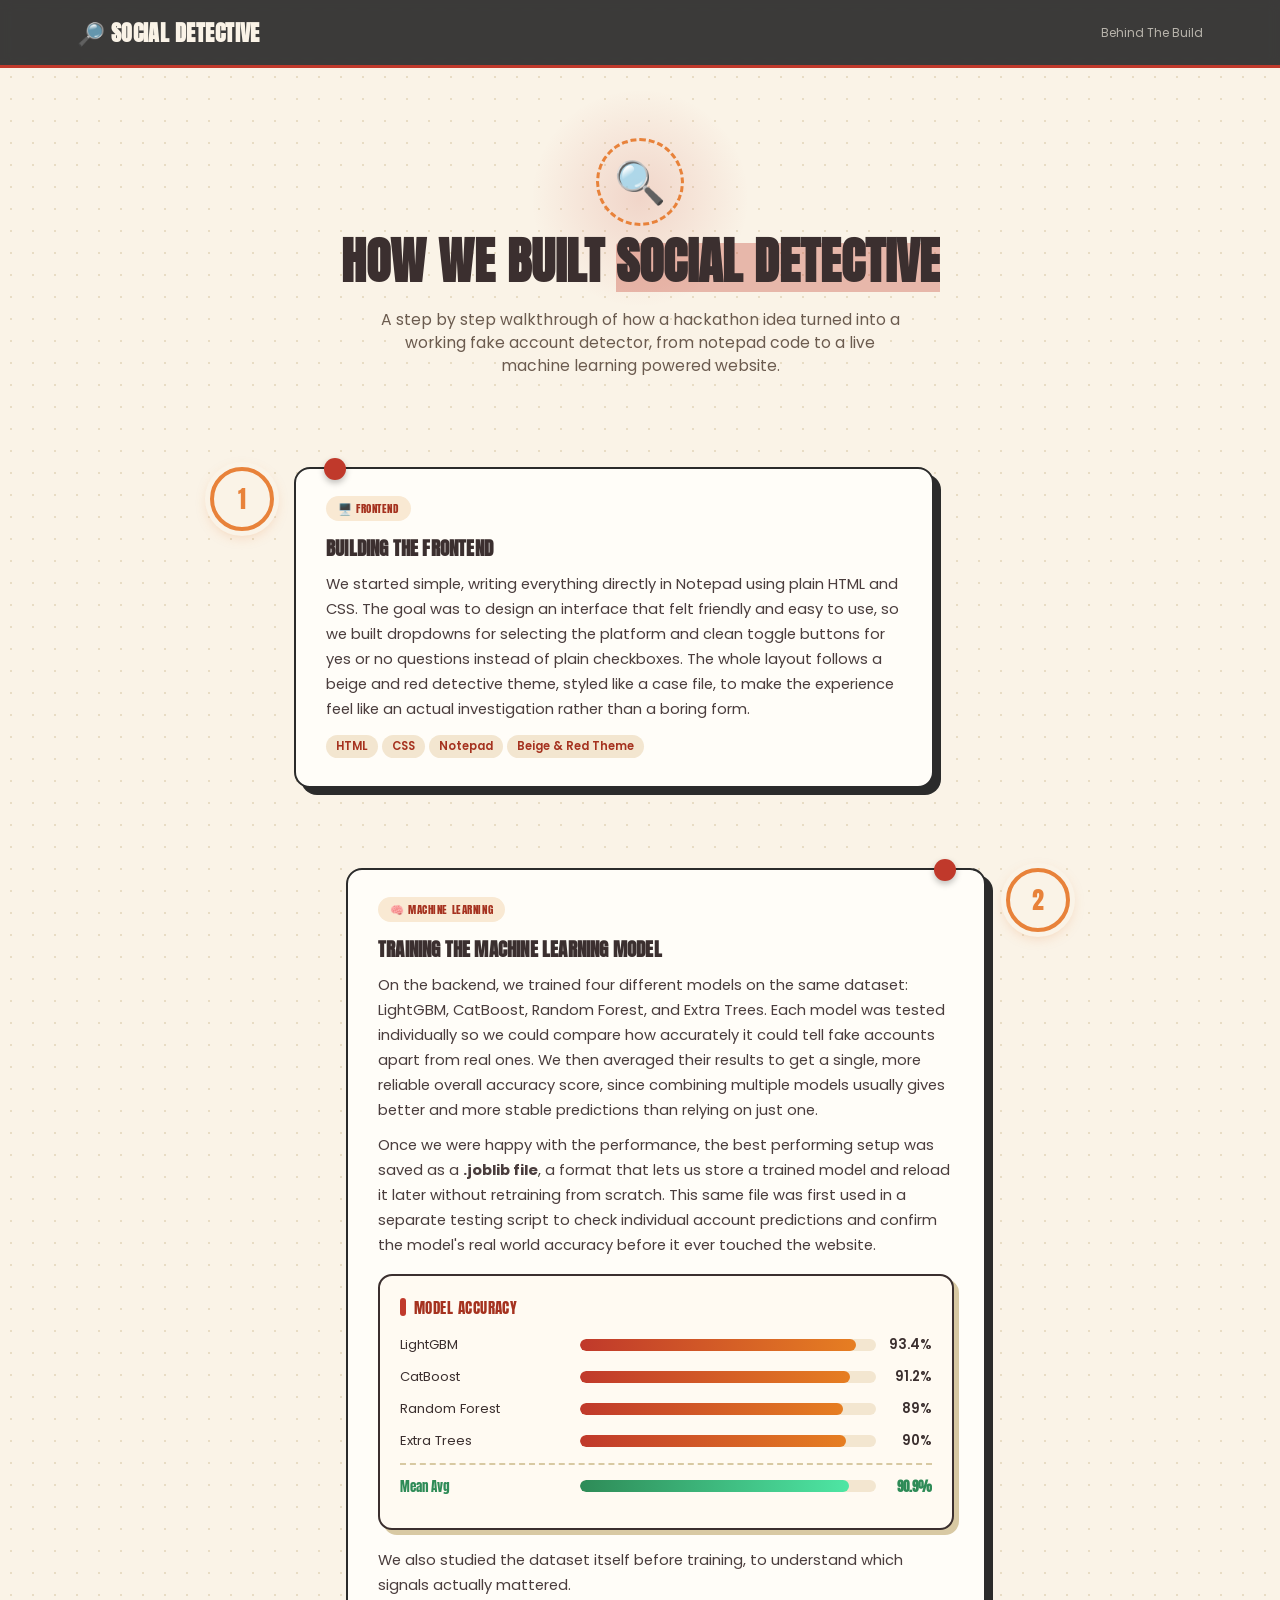
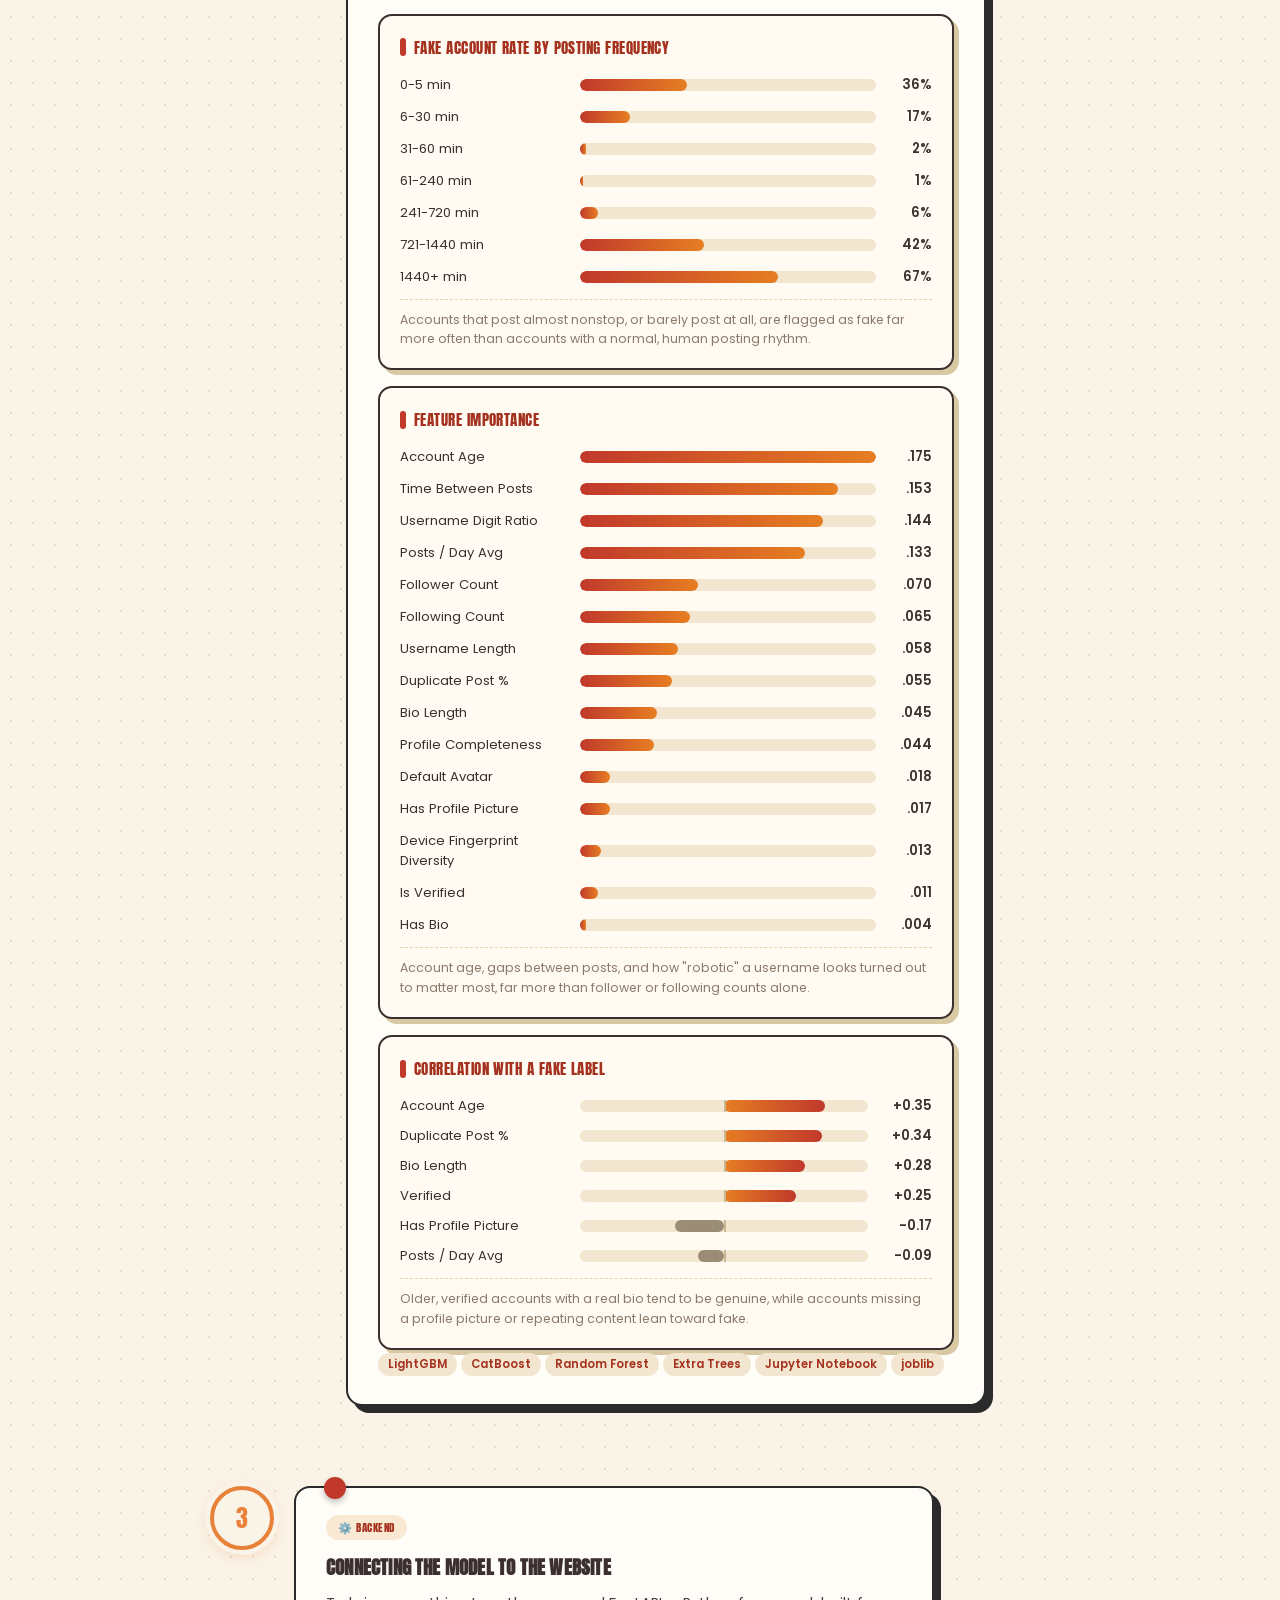
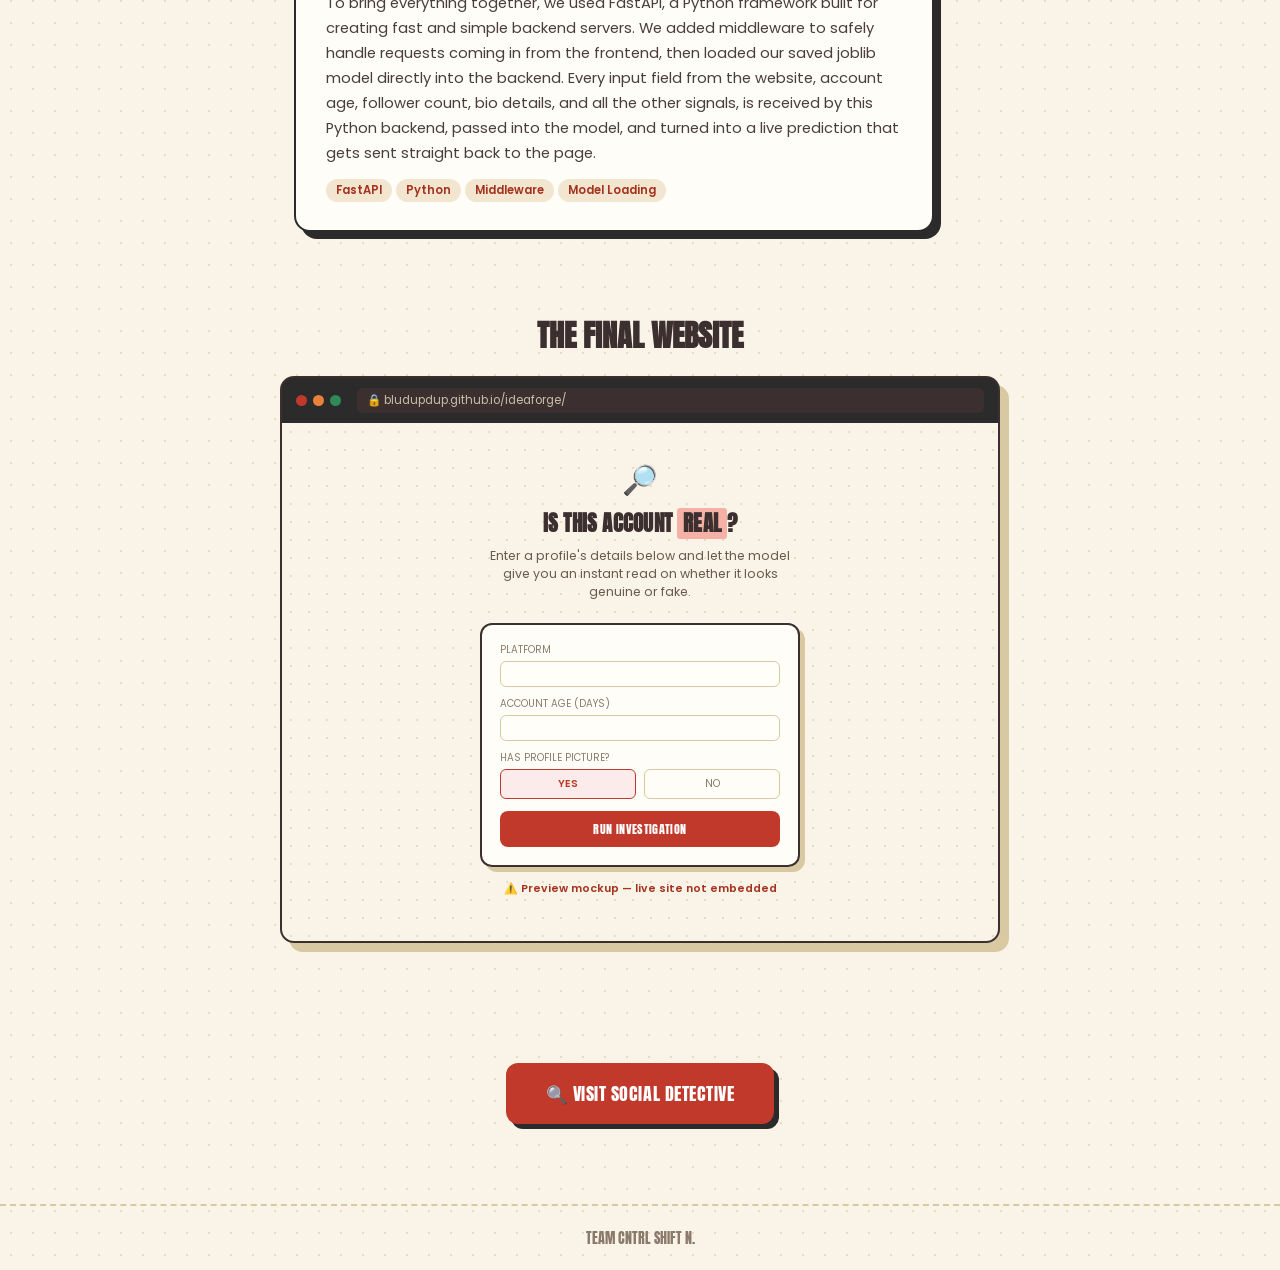
<file: index.html>
<!DOCTYPE html>
<html lang="en">
<head>
<meta charset="UTF-8">
<meta name="viewport" content="width=device-width, initial-scale=1.0">
<title>Social Detective</title>
<link href="https://fonts.googleapis.com/css2?family=Anton&family=Poppins:wght@400;500;600&display=swap" rel="stylesheet">
<style>
  *{box-sizing:border-box;margin:0;padding:0}
  body{
    font-family:'Poppins',sans-serif;
    background:#faf3e7;
    background-image:radial-gradient(#e8dcc4 1px,transparent 1px);
    background-size:22px 22px;
    color:#3b2f2f;
    overflow-x:hidden;
  }
 
  nav{
    position:sticky; top:0; z-index:50;
    display:flex;justify-content:space-between;align-items:center;
    padding:16px 6%;background:rgba(43,43,43,0.92);backdrop-filter:blur(6px);
    color:#faf3e7; border-bottom:3px solid #c0392b;
  }
  nav h2{font-family:'Anton';font-size:1.4rem;text-transform:uppercase;letter-spacing:.02em}
  nav small{font-size:.75rem;opacity:.65}
 
  /* ---- Hero ---- */
  .hero{text-align:center;padding:70px 20px 20px;position:relative}
  .hero::before{
    content:'';position:absolute;top:20px;left:50%;transform:translateX(-50%);
    width:220px;height:220px;border-radius:50%;
    background:radial-gradient(circle, rgba(192,57,43,0.16), transparent 70%);
    z-index:0;
  }
  .hero-icon{
    position:relative;z-index:1;font-size:2.6rem;display:inline-flex;align-items:center;justify-content:center;
    width:88px;height:88px;border-radius:50%;
    border:3px dashed #e8823a; margin-bottom:6px;
    animation:spin 14s linear infinite;
  }
  @keyframes spin{ to{ transform:rotate(360deg); } }
  .hero h1{position:relative;z-index:1;font-family:'Anton';font-size:clamp(2rem,6vw,3.1rem);text-transform:uppercase;line-height:1.2}
  .hero h1 .reveal{
    display:inline-block;
    overflow:hidden;
    white-space:nowrap;
    max-width:0;
    animation:revealLeftRight 1s cubic-bezier(.65,0,.35,1) forwards;
    animation-delay:.25s;
    vertical-align:bottom;
  }
  @keyframes revealLeftRight{ to{ max-width:100%; } }
  .hero h1 .accent{
    position:relative;
    display:inline-block;
    color:#3b2f2f;
    z-index:1;
  }
  .hero h1 .accent::before{
    content:"";
    position:absolute;
    left:0; bottom:-0.05em;
    width:0%; height:1.02em;
    background:rgba(192,57,43,0.32);
    z-index:-1;
    border-radius:3px;
    animation:highlightSweepHero 0.7s ease-out forwards;
    animation-delay:1.1s;
  }
  @keyframes highlightSweepHero{ from{ width:0%; } to{ width:100%; } }
  .hero p{position:relative;z-index:1;max-width:520px;margin:16px auto 0;color:#6b5b4f;font-size:.98rem}
 
  /* ---- Zigzag staircase timeline ---- */
  .timeline{max-width:900px;margin:70px auto;padding:0 20px}
  .step{position:relative;display:flex;align-items:flex-start;gap:20px;margin-bottom:80px;opacity:0;transform:translateY(30px);animation:rise .7s ease forwards}
  .step:nth-child(1){animation-delay:.1s}
  .step:nth-child(2){animation-delay:.3s; justify-content:flex-end}
  .step:nth-child(3){animation-delay:.5s}
  @keyframes rise{to{opacity:1;transform:translateY(0)}}
 
  .num{
    flex-shrink:0;width:64px;height:64px;border-radius:50%;
    border:4px solid #e8823a;color:#e8823a;background:#faf3e7;
    display:flex;align-items:center;justify-content:center;
    font-family:'Anton';font-size:1.5rem;
    box-shadow:0 0 0 5px #faf3e7, 0 4px 14px rgba(232,130,58,0.35);
  }
 
  .step-content{
    background:#fffdf8;border:2.5px solid #2b2b2b;border-radius:16px;
    padding:26px 30px;box-shadow:7px 7px 0 #2b2b2b;flex:1;max-width:640px;
    position:relative; transition:transform .25s ease, box-shadow .25s ease;
  }
  .step-content:hover{ transform:translate(-2px,-4px); box-shadow:9px 11px 0 #2b2b2b; }
  .step-content::before{
    content:'';position:absolute;top:-11px;left:28px;width:22px;height:22px;
    background:#c0392b;border-radius:50%;box-shadow:0 3px 6px rgba(0,0,0,.25);
  }
  .step:nth-child(2) .step-content::before{ left:auto; right:28px; }
  .icon-tag{
    display:inline-flex;align-items:center;gap:6px;
    font-family:'Anton';font-size:.7rem;letter-spacing:.05em;text-transform:uppercase;
    color:#a5321f;background:#f9e9d3;padding:4px 12px;border-radius:20px;margin-bottom:12px;
  }
 
  .step:nth-child(1) .step-content{order:2}
  .step:nth-child(1) .num{order:1}
 
  .step:nth-child(2){margin-left:auto; width:100%}
  .step:nth-child(2) .num{order:2}
  .step:nth-child(2) .step-content{order:1}
 
  .step:nth-child(3) .step-content{order:2}
  .step:nth-child(3) .num{order:1}
 
  @media(max-width:680px){
    .step, .step:nth-child(2){justify-content:flex-start!important; margin-left:0!important}
    .step .num, .step:nth-child(2) .num{order:1!important}
    .step .step-content, .step:nth-child(2) .step-content{order:2!important; max-width:100%}
    .step-content::before, .step:nth-child(2) .step-content::before{left:28px; right:auto}
  }
 
  .step-content h3{font-family:'Anton';text-transform:uppercase;font-size:1.2rem;margin-bottom:10px;color:#3b2f2f;letter-spacing:.01em}
  .step-content p{font-size:.92rem;line-height:1.7;color:#4a3d3d;margin-bottom:10px}
  .tag{display:inline-block;background:#f3e6d0;color:#a5321f;font-size:.72rem;padding:3px 10px;border-radius:20px;margin:2px 4px 2px 0;font-weight:600}
 
  /* charts */
  .chart-box{
    background:#fffaf2;border:2px solid #3b2f2f;border-radius:14px;padding:20px;
    box-shadow:5px 5px 0 #d8c9a3;margin-top:16px; transition:transform .2s ease, box-shadow .2s ease;
  }
  .chart-box:hover{ transform:translateY(-3px); box-shadow:6px 8px 0 #d8c9a3; }
  .bar-row{display:grid;grid-template-columns:170px 1fr 46px;align-items:center;gap:10px;margin-bottom:12px;font-size:.82rem}
  .bar-track{height:12px;background:#f3e6d0;border-radius:7px;overflow:hidden}
  .bar-fill{height:100%;border-radius:7px;width:0%;background:linear-gradient(90deg,#c0392b,#e67e22);transition:width 1.4s cubic-bezier(.2,.8,.2,1)}
  .bar-pct{font-weight:600;text-align:right}
  .mean-row{margin-top:4px;padding-top:12px;border-top:2px dashed #d8c9a3;font-family:'Anton';color:#2e8b57}
  .mean-row .bar-fill{background:linear-gradient(90deg,#2e8b57,#4ee6a4)}
 
  .chart-title{font-family:'Anton';font-size:.95rem;text-transform:uppercase;color:#a5321f;margin-bottom:16px;letter-spacing:.03em;display:flex;align-items:center;gap:8px}
  .chart-title::before{content:'';width:6px;height:18px;background:#c0392b;border-radius:3px}
  .chart-note{font-size:.78rem;color:#8a7a6b;margin-top:12px;line-height:1.55;border-top:1px dashed #e2d3b0;padding-top:10px}
 
  .div-row{display:grid;grid-template-columns:170px 1fr 54px;align-items:center;gap:10px;margin-bottom:10px;font-size:.82rem}
  .div-track{position:relative;height:12px;background:#f3e6d0;border-radius:7px;overflow:hidden}
  .div-track::before{content:'';position:absolute;left:50%;top:0;bottom:0;width:2px;background:#c9b892;z-index:1}
  .div-fill{position:absolute;top:0;bottom:0;width:0%;border-radius:7px;transition:width 1.2s cubic-bezier(.2,.8,.2,1)}
  .div-fill.pos{left:50%;background:linear-gradient(90deg,#e67e22,#c0392b)}
  .div-fill.neg{right:50%;background:#9a8c76}
  .div-pct{font-weight:600;text-align:right}
 
  /* preview mockup */
  .preview-box{max-width:760px;margin:70px auto;text-align:center;padding:0 20px}
  .preview-box h2{font-family:'Anton';text-transform:uppercase;font-size:1.9rem;margin-bottom:18px}
  .browser-frame{
    border-radius:14px;border:2px solid #3b2f2f;box-shadow:9px 9px 0 #d8c9a3;overflow:hidden;background:#3b2f2f;
  }
  .browser-frame img{
    width:100%; display:block;
  }
  .browser-bar{display:flex;align-items:center;gap:6px;padding:10px 14px;background:#2b2b2b}
  .browser-bar span{width:11px;height:11px;border-radius:50%;background:#6b5b4f}
  .browser-bar span:nth-child(1){background:#c0392b}
  .browser-bar span:nth-child(2){background:#e8823a}
  .browser-bar span:nth-child(3){background:#2e8b57}
  .browser-url{
    margin-left:10px; font-family:'Poppins'; font-size:.72rem; color:#c9bda8;
    background:#3b2f2f; padding:4px 10px; border-radius:6px; overflow:hidden;
    text-overflow:ellipsis; white-space:nowrap; flex:1; text-align:left;
  }
  .browser-frame iframe{
    width:100%; height:520px; border:none; display:block; background:#faf3e7;
  }
 
  .mock-page{
    background:#faf3e7;
    background-image:radial-gradient(#e8dcc4 1px,transparent 1px);
    background-size:18px 18px;
    padding:36px 30px 44px;
    text-align:center;
  }
  .mock-page .m-icon{font-size:1.8rem;margin-bottom:6px}
  .mock-page h4{
    font-family:'Anton';text-transform:uppercase;font-size:1.3rem;
    color:#3b2f2f;margin-bottom:8px;letter-spacing:.01em;
  }
  .mock-page h4 em{
    font-style:normal;color:#3b2f2f;background:#f5b1a5;
    padding:0 6px;border-radius:3px;
  }
  .mock-page p{font-size:.78rem;color:#6b5b4f;max-width:320px;margin:0 auto 22px}
  .mock-card{
    background:#fffdf8;border:2px solid #3b2f2f;border-radius:12px;
    padding:18px;max-width:320px;margin:0 auto;box-shadow:5px 5px 0 #d8c9a3;
    text-align:left;
  }
  .mock-field{margin-bottom:10px}
  .mock-field label{display:block;font-size:.62rem;color:#8a7a6b;margin-bottom:4px}
  .mock-input{
    height:26px;border:1.5px solid #d8c9a3;border-radius:6px;background:#fffef9;
  }
  .mock-toggle{display:flex;gap:8px}
  .mock-toggle span{
    flex:1;text-align:center;font-size:.65rem;padding:6px;border-radius:6px;
    border:1.5px solid #d8c9a3;color:#8a7a6b;
  }
  .mock-toggle span.on{border-color:#c0392b;background:#fbeceb;color:#c0392b;font-weight:600}
  .mock-btn{
    margin-top:12px;background:#c0392b;color:#fff;text-align:center;
    font-family:'Anton';font-size:.75rem;letter-spacing:.03em;text-transform:uppercase;
    padding:9px;border-radius:8px;
  }
  .mock-note{font-size:.68rem;color:#a5321f;margin-top:14px;font-weight:600}
 
  .cta{text-align:center;padding:50px 20px 80px}
  .cta a{
    display:inline-flex;align-items:center;gap:10px;background:#c0392b;color:#fff;font-family:'Anton';
    text-transform:uppercase;letter-spacing:.03em;padding:17px 40px;border-radius:12px;text-decoration:none;
    font-size:1.1rem;transition:.2s;box-shadow:5px 5px 0 #2b2b2b;
  }
  .cta a:hover{ background:#a5321f; transform:translate(-2px,-3px); box-shadow:7px 8px 0 #2b2b2b; }
 
  footer{text-align:center;padding:22px;font-family:'Anton';font-size:.85rem;color:#8a7a6b;text-transform:uppercase;border-top:2px dashed #d8c9a3}
</style>
</head>
<body>
 
<nav><h2>🔎 Social Detective</h2><small>Behind The Build</small></nav>
 
<div class="hero">
  <div class="hero-icon">🔍</div>
  <h1><span class="reveal">How We Built <span class="accent">Social Detective</span></span></h1>
  <p>A step by step walkthrough of how a hackathon idea turned into a working fake account detector, from notepad code to a live machine learning powered website.</p>
</div>
 
<div class="timeline">
 
  <div class="step">
    <div class="num">1</div>
    <div class="step-content">
      <div class="icon-tag">🖥️ Frontend</div>
      <h3>Building the Frontend</h3>
      <p>We started simple, writing everything directly in Notepad using plain HTML and CSS. The goal was to design an interface that felt friendly and easy to use, so we built dropdowns for selecting the platform and clean toggle buttons for yes or no questions instead of plain checkboxes. The whole layout follows a beige and red detective theme, styled like a case file, to make the experience feel like an actual investigation rather than a boring form.</p>
      <span class="tag">HTML</span><span class="tag">CSS</span><span class="tag">Notepad</span><span class="tag">Beige & Red Theme</span>
    </div>
  </div>
 
  <div class="step">
    <div class="step-content">
      <div class="icon-tag">🧠 Machine Learning</div>
      <h3>Training the Machine Learning Model</h3>
      <p>On the backend, we trained four different models on the same dataset: LightGBM, CatBoost, Random Forest, and Extra Trees. Each model was tested individually so we could compare how accurately it could tell fake accounts apart from real ones. We then averaged their results to get a single, more reliable overall accuracy score, since combining multiple models usually gives better and more stable predictions than relying on just one.</p>
      <p>Once we were happy with the performance, the best performing setup was saved as a <b>.joblib file</b>, a format that lets us store a trained model and reload it later without retraining from scratch. This same file was first used in a separate testing script to check individual account predictions and confirm the model's real world accuracy before it ever touched the website.</p>
 
      <div class="chart-box">
        <div class="chart-title">Model Accuracy</div>
        <div class="bar-row"><div>LightGBM</div><div class="bar-track"><div class="bar-fill" data-w="93.4"></div></div><div class="bar-pct">93.4%</div></div>
        <div class="bar-row"><div>CatBoost</div><div class="bar-track"><div class="bar-fill" data-w="91.2"></div></div><div class="bar-pct">91.2%</div></div>
        <div class="bar-row"><div>Random Forest</div><div class="bar-track"><div class="bar-fill" data-w="89"></div></div><div class="bar-pct">89%</div></div>
        <div class="bar-row"><div>Extra Trees</div><div class="bar-track"><div class="bar-fill" data-w="90"></div></div><div class="bar-pct">90%</div></div>
        <div class="bar-row mean-row"><div>Mean Avg</div><div class="bar-track"><div class="bar-fill" data-w="90.9"></div></div><div class="bar-pct">90.9%</div></div>
      </div>
 
      <p style="margin-top:18px">We also studied the dataset itself before training, to understand which signals actually mattered.</p>
 
      <div class="chart-box">
        <div class="chart-title">Fake Account Rate by Posting Frequency</div>
        <div class="bar-row"><div>0-5 min</div><div class="bar-track"><div class="bar-fill" data-w="36"></div></div><div class="bar-pct">36%</div></div>
        <div class="bar-row"><div>6-30 min</div><div class="bar-track"><div class="bar-fill" data-w="17"></div></div><div class="bar-pct">17%</div></div>
        <div class="bar-row"><div>31-60 min</div><div class="bar-track"><div class="bar-fill" data-w="2"></div></div><div class="bar-pct">2%</div></div>
        <div class="bar-row"><div>61-240 min</div><div class="bar-track"><div class="bar-fill" data-w="1"></div></div><div class="bar-pct">1%</div></div>
        <div class="bar-row"><div>241-720 min</div><div class="bar-track"><div class="bar-fill" data-w="6"></div></div><div class="bar-pct">6%</div></div>
        <div class="bar-row"><div>721-1440 min</div><div class="bar-track"><div class="bar-fill" data-w="42"></div></div><div class="bar-pct">42%</div></div>
        <div class="bar-row"><div>1440+ min</div><div class="bar-track"><div class="bar-fill" data-w="67"></div></div><div class="bar-pct">67%</div></div>
        <div class="chart-note">Accounts that post almost nonstop, or barely post at all, are flagged as fake far more often than accounts with a normal, human posting rhythm.</div>
      </div>
 
      <div class="chart-box">
        <div class="chart-title">Feature Importance</div>
        <div class="bar-row"><div>Account Age</div><div class="bar-track"><div class="bar-fill" data-w="100"></div></div><div class="bar-pct">.175</div></div>
        <div class="bar-row"><div>Time Between Posts</div><div class="bar-track"><div class="bar-fill" data-w="87"></div></div><div class="bar-pct">.153</div></div>
        <div class="bar-row"><div>Username Digit Ratio</div><div class="bar-track"><div class="bar-fill" data-w="82"></div></div><div class="bar-pct">.144</div></div>
        <div class="bar-row"><div>Posts / Day Avg</div><div class="bar-track"><div class="bar-fill" data-w="76"></div></div><div class="bar-pct">.133</div></div>
        <div class="bar-row"><div>Follower Count</div><div class="bar-track"><div class="bar-fill" data-w="40"></div></div><div class="bar-pct">.070</div></div>
        <div class="bar-row"><div>Following Count</div><div class="bar-track"><div class="bar-fill" data-w="37"></div></div><div class="bar-pct">.065</div></div>
        <div class="bar-row"><div>Username Length</div><div class="bar-track"><div class="bar-fill" data-w="33"></div></div><div class="bar-pct">.058</div></div>
        <div class="bar-row"><div>Duplicate Post %</div><div class="bar-track"><div class="bar-fill" data-w="31"></div></div><div class="bar-pct">.055</div></div>
        <div class="bar-row"><div>Bio Length</div><div class="bar-track"><div class="bar-fill" data-w="26"></div></div><div class="bar-pct">.045</div></div>
        <div class="bar-row"><div>Profile Completeness</div><div class="bar-track"><div class="bar-fill" data-w="25"></div></div><div class="bar-pct">.044</div></div>
        <div class="bar-row"><div>Default Avatar</div><div class="bar-track"><div class="bar-fill" data-w="10"></div></div><div class="bar-pct">.018</div></div>
        <div class="bar-row"><div>Has Profile Picture</div><div class="bar-track"><div class="bar-fill" data-w="10"></div></div><div class="bar-pct">.017</div></div>
        <div class="bar-row"><div>Device Fingerprint Diversity</div><div class="bar-track"><div class="bar-fill" data-w="7"></div></div><div class="bar-pct">.013</div></div>
        <div class="bar-row"><div>Is Verified</div><div class="bar-track"><div class="bar-fill" data-w="6"></div></div><div class="bar-pct">.011</div></div>
        <div class="bar-row"><div>Has Bio</div><div class="bar-track"><div class="bar-fill" data-w="2"></div></div><div class="bar-pct">.004</div></div>
        <div class="chart-note">Account age, gaps between posts, and how "robotic" a username looks turned out to matter most, far more than follower or following counts alone.</div>
      </div>
 
      <div class="chart-box">
        <div class="chart-title">Correlation with a Fake Label</div>
        <div class="div-row"><div class="div-label">Account Age</div><div class="div-track"><div class="div-fill pos" data-w="35"></div></div><div class="div-pct">+0.35</div></div>
        <div class="div-row"><div class="div-label">Duplicate Post %</div><div class="div-track"><div class="div-fill pos" data-w="34"></div></div><div class="div-pct">+0.34</div></div>
        <div class="div-row"><div class="div-label">Bio Length</div><div class="div-track"><div class="div-fill pos" data-w="28"></div></div><div class="div-pct">+0.28</div></div>
        <div class="div-row"><div class="div-label">Verified</div><div class="div-track"><div class="div-fill pos" data-w="25"></div></div><div class="div-pct">+0.25</div></div>
        <div class="div-row"><div class="div-label">Has Profile Picture</div><div class="div-track"><div class="div-fill neg" data-w="17"></div></div><div class="div-pct">-0.17</div></div>
        <div class="div-row"><div class="div-label">Posts / Day Avg</div><div class="div-track"><div class="div-fill neg" data-w="9"></div></div><div class="div-pct">-0.09</div></div>
        <div class="chart-note">Older, verified accounts with a real bio tend to be genuine, while accounts missing a profile picture or repeating content lean toward fake.</div>
      </div>
 
      <span class="tag">LightGBM</span><span class="tag">CatBoost</span><span class="tag">Random Forest</span><span class="tag">Extra Trees</span><span class="tag">Jupyter Notebook</span><span class="tag">joblib</span>
    </div>
    <div class="num">2</div>
  </div>
 
  <div class="step">
    <div class="num">3</div>
    <div class="step-content">
      <div class="icon-tag">⚙️ Backend</div>
      <h3>Connecting the Model to the Website</h3>
      <p>To bring everything together, we used FastAPI, a Python framework built for creating fast and simple backend servers. We added middleware to safely handle requests coming in from the frontend, then loaded our saved joblib model directly into the backend. Every input field from the website, account age, follower count, bio details, and all the other signals, is received by this Python backend, passed into the model, and turned into a live prediction that gets sent straight back to the page.</p>
      <span class="tag">FastAPI</span><span class="tag">Python</span><span class="tag">Middleware</span><span class="tag">Model Loading</span>
    </div>
  </div>
 
</div>
 
<div class="preview-box">
  <h2>The Final Website</h2>
  <div class="browser-frame">
    <div class="browser-bar">
      <span></span><span></span><span></span>
      <div class="browser-url">🔒 bludupdup.github.io/ideaforge/</div>
    </div>
    <div class="mock-page">
      <div class="m-icon">🔎</div>
      <h4>Is This Account <em>Real</em>?</h4>
      <p>Enter a profile's details below and let the model give you an instant read on whether it looks genuine or fake.</p>
      <div class="mock-card">
        <div class="mock-field"><label>PLATFORM</label><div class="mock-input"></div></div>
        <div class="mock-field"><label>ACCOUNT AGE (DAYS)</label><div class="mock-input"></div></div>
        <div class="mock-field"><label>HAS PROFILE PICTURE?</label>
          <div class="mock-toggle"><span class="on">YES</span><span>NO</span></div>
        </div>
        <div class="mock-btn">Run Investigation</div>
      </div>
      <div class="mock-note">⚠️ Preview mockup — live site not embedded</div>
    </div>
  </div>
</div>
 
<div class="cta">
  <a href="model.html">🔍 Visit Social Detective</a>
</div>
 
<footer>Team Cntrl Shift N.</footer>
 
<script>
  const bars = document.querySelectorAll('.bar-fill, .div-fill');
  const io = new IntersectionObserver(entries=>{
    entries.forEach(e=>{
      if(e.isIntersecting){
        e.target.style.width = e.target.dataset.w + '%';
        io.unobserve(e.target);
      }
    });
  },{threshold:.4});
  bars.forEach(b=>io.observe(b));
</script>
 
</body>
</html>
</file>
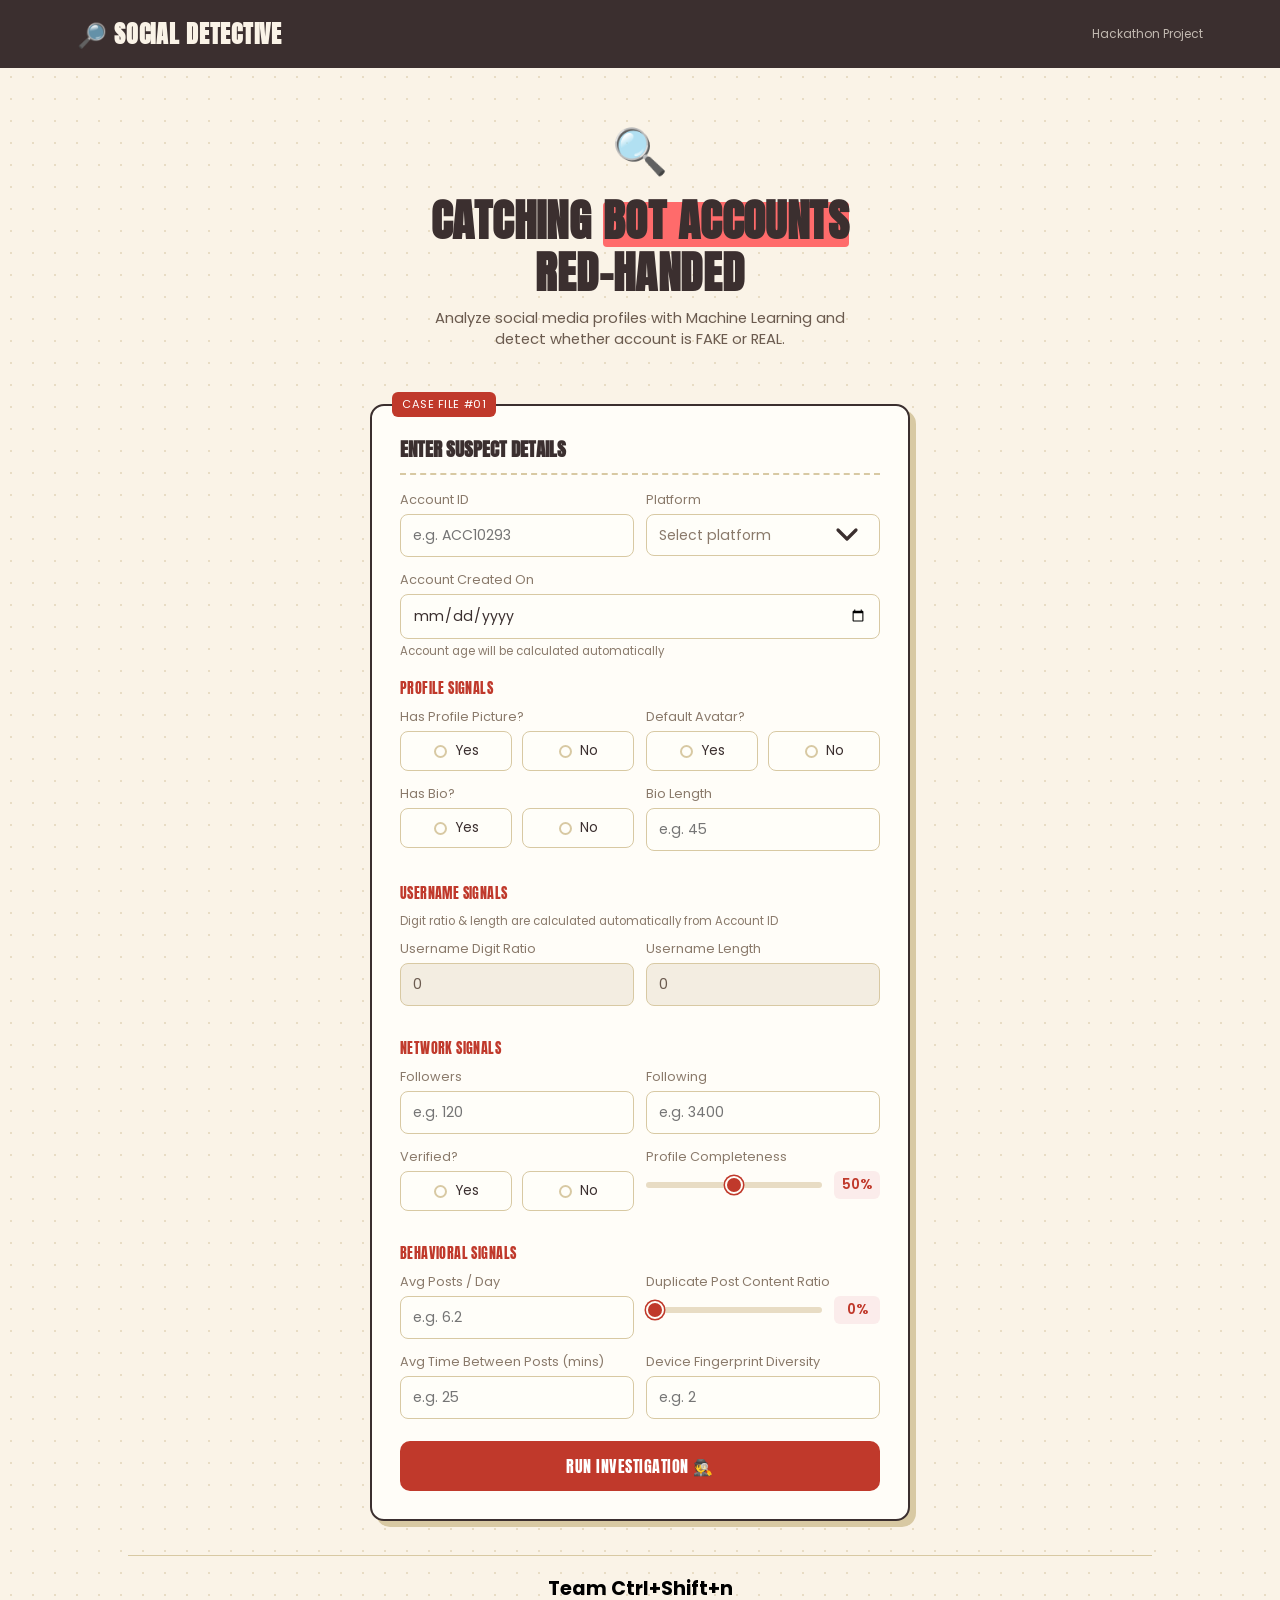
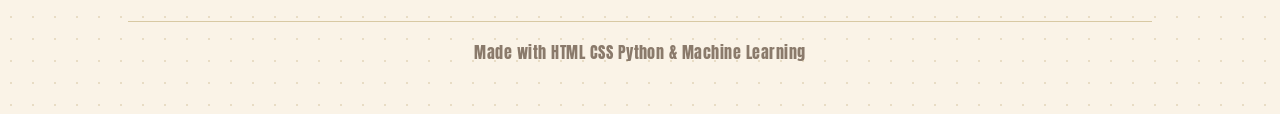
<file: model.html>
<!DOCTYPE html>
<html lang="en">
<head>
<meta charset="UTF-8">
<meta name="viewport" content="width=device-width, initial-scale=1.0">
<title>Social Detective 🔍 | MLPS1</title>
<link href="https://fonts.googleapis.com/css2?family=Anton&family=Poppins:wght@400;500;600&display=swap" rel="stylesheet">
<style>
  * { box-sizing:border-box; margin:0; padding:0; }
  body {
    font-family:'Poppins', sans-serif;
    background: #faf3e7;
    background-image:
      radial-gradient(#e8dcc4 1px, transparent 1px);
    background-size: 22px 22px;
    color:#3b2f2f;
    min-height:100vh;
    padding-bottom:50px;
  }
 
  nav {
    display:flex; justify-content:space-between; align-items:center;
    padding:16px 6%;
    background:#3b2f2f;
    color:#faf3e7;
  }
  nav h2 { font-family:'Anton', sans-serif; font-size:1.5rem; letter-spacing:0.03em; text-transform:uppercase; }
  nav small { font-size:0.75rem; opacity:0.7; }
 
  .hero {
    text-align:center;
    padding:50px 20px 20px;
    position:relative;
  }
  .magnifier {
    font-size:2.8rem;
    display:inline-block;
    animation: search 3.5s ease-in-out infinite;
  }
  @keyframes search {
    0%   { transform: translate(-40px,0) rotate(-8deg); }
    25%  { transform: translate(20px,-6px) rotate(6deg); }
    50%  { transform: translate(40px,4px) rotate(-4deg); }
    75%  { transform: translate(-10px,6px) rotate(8deg); }
    100% { transform: translate(-40px,0) rotate(-8deg); }
  }
  .hero h1 {
    font-family:'Anton', sans-serif;
    font-size:2.8rem;
    text-transform:uppercase;
    letter-spacing:0.01em;
    color:#3b2f2f;
    margin:10px 0;
    line-height:1.15;
  }
  .highlight-marker{
    position:relative;
    display:inline-block;
    color:#3b2f2f;
    z-index:1;
}
 
.highlight-marker::before{
    content:"";
    position:absolute;
    left:0;
    bottom:0;
    width:0%;
    height:1em;
    background:#ff6b6b;
    z-index:-1;
    border-radius:4px;
    animation:highlightSweep 1.2s ease-out forwards;
    animation-delay:0.3s;
}
 
@keyframes highlightSweep{
    from{ width:0%; }
    to{ width:100%; }
}
 
  .hero p {
    max-width:460px;
    margin:0 auto;
    color:#6b5b4f;
    font-size:0.92rem;
  }
 
  .card {
    max-width:540px;
    margin:34px auto;
    background:#fffdf8;
    border:2px solid #3b2f2f;
    border-radius:14px;
    padding:28px;
    box-shadow:6px 6px 0px #d8c9a3;
    position:relative;
  }
  .card::before {
    content:"CASE FILE #01";
    position:absolute; top:-14px; left:20px;
    background:#c0392b; color:#fff;
    font-size:0.7rem; padding:4px 10px; border-radius:6px;
    font-family:'Poppins'; letter-spacing:0.05em;
  }
  .card h3 {
    font-family:'Anton', sans-serif;
    font-size:1.2rem;
    text-transform:uppercase;
    margin-bottom:16px;
    color:#3b2f2f;
    border-bottom: 2px dashed #d8c9a3;
    padding-bottom:10px;
  }
 
  .form-group { margin-bottom:14px; }
  label { display:block; font-size:0.8rem; color:#8a7a6b; margin-bottom:5px; }
  input, textarea {
    width:100%; padding:10px 12px;
    border:1.5px solid #d8c9a3; border-radius:8px;
    background:#fffef9; color:#3b2f2f; font-family:'Poppins'; font-size:0.88rem;
  }
  input:focus, textarea:focus { outline:none; border-color:#c0392b; }
  input[readonly] { background:#f3ede1; color:#6b5b4f; }
 
  select {
    width:100%; padding:10px 36px 10px 12px;
    border:1.5px solid #d8c9a3; border-radius:8px;
    background:#fffef9; color:#3b2f2f; font-family:'Poppins'; font-size:0.88rem;
    appearance:none; -webkit-appearance:none; -moz-appearance:none;
    background-image:url("data:image/svg+xml;utf8,<svg xmlns='http://www.w3.org/2000/svg' viewBox='0 0 20 20' fill='%233b2f2f'><path d='M5.5 7.5l4.5 4.5 4.5-4.5' stroke='%233b2f2f' stroke-width='1.6' fill='none' stroke-linecap='round' stroke-linejoin='round'/></svg>");
    background-repeat:no-repeat;
    background-position:right 12px center;
    cursor:pointer;
  }
  select:focus { outline:none; border-color:#c0392b; }
  select option { font-family:'Poppins', sans-serif; color:#3b2f2f; background:#fffef9; }
  select:invalid { color:#8a7a6b; }
 
  .section-label {
    font-family:'Anton', sans-serif;
    font-size:0.85rem;
    letter-spacing:0.03em;
    text-transform:uppercase;
    color:#c0392b;
    margin:18px 0 10px;
  }
 
  .toggle-group { display:flex; gap:10px; }
  .toggle-btn {
    flex:1;
    display:flex; align-items:center; justify-content:center; gap:8px;
    padding:9px 12px;
    border:1.5px solid #d8c9a3; border-radius:8px;
    background:#fffef9; color:#3b2f2f;
    font-size:0.85rem; font-family:'Poppins';
    cursor:pointer;
    transition:0.15s;
    user-select:none;
  }
  .toggle-btn::before {
    content:"";
    width:13px; height:13px;
    border-radius:50%;
    border:2px solid #d8c9a3;
    background:#fffef9;
    display:inline-block;
    box-sizing:border-box;
    transition:0.15s;
  }
  .toggle-btn:hover { border-color:#c0392b; }
  .toggle-btn.active {
    border-color:#c0392b;
    background:#fbeceb;
    color:#c0392b;
    font-weight:600;
  }
  .toggle-btn.active::before {
    border-color:#c0392b;
    background:#c0392b;
    box-shadow: inset 0 0 0 2.5px #fbeceb;
  }
 
  .two-col { display:grid; grid-template-columns:1fr 1fr; gap:12px; }
  @media(max-width:480px){ .two-col{grid-template-columns:1fr;} }
 
  /* Slider styling */
  .slider-row {
    display:flex; align-items:center; gap:12px;
  }
  input[type="range"] {
    -webkit-appearance:none; appearance:none;
    flex:1;
    height:6px;
    border-radius:4px;
    background:#e8dcc4;
    padding:0;
    border:none;
    cursor:pointer;
  }
  input[type="range"]::-webkit-slider-thumb {
    -webkit-appearance:none;
    width:18px; height:18px;
    border-radius:50%;
    background:#c0392b;
    border:2px solid #fffdf8;
    box-shadow:0 0 0 1.5px #c0392b;
    cursor:pointer;
    margin-top:0;
  }
  input[type="range"]::-moz-range-thumb {
    width:18px; height:18px;
    border-radius:50%;
    background:#c0392b;
    border:2px solid #fffdf8;
    box-shadow:0 0 0 1.5px #c0392b;
    cursor:pointer;
  }
  input[type="range"]::-moz-range-track {
    height:6px; border-radius:4px; background:#e8dcc4;
  }
  .slider-value {
    min-width:46px;
    text-align:center;
    font-weight:600;
    color:#c0392b;
    font-size:0.85rem;
    background:#fbeceb;
    border-radius:6px;
    padding:4px 6px;
  }
 
  .hint {
    display:block;
    font-size:0.72rem;
    color:#8a7a6b;
    margin-top:4px;
  }
 
  button {
    width:100%; margin-top:8px; padding:13px;
    border:none; border-radius:10px;
    background:#c0392b; color:#fff;
    font-family:'Anton', sans-serif;
    letter-spacing:0.03em; text-transform:uppercase;
    font-size:1rem; cursor:pointer;
    transition:0.15s;
  }
  button:hover { background:#a5321f; transform:translateY(-1px); }
  button:disabled { opacity:0.6; cursor:wait; }
 
  .result {
    display:none; margin-top:20px; padding:18px;
    border-radius:10px; text-align:center; border:2px dashed;
  }
  .result.show { display:block; animation:pop 0.35s ease; }
  @keyframes pop { from{opacity:0; transform:scale(0.9)} to{opacity:1; transform:scale(1)} }
  .result h2 { font-family:'Anton', sans-serif; text-transform:uppercase; font-size:1.5rem; margin-bottom:4px; }
  .result p { font-size:0.85rem; color:#6b5b4f; }
  .fake { background:#fbeceb; border-color:#c0392b; }
  .fake h2 { color:#c0392b; }
  .real { background:#eaf6ef; border-color:#2e8b57; }
  .real h2 { color:#2e8b57; }
 
  footer hr{
    width:80%;
    margin:18px auto;
    border:0;
    border-top:1px solid #d8c9a3;
    justify-content: center;
}
 
.team-heading{
    color:#000000;
    font-size:1.2rem;
    margin-bottom:12px;
    text-align:center;
}
 
.team-list{
    list-style:none;
    display:flex;
    justify-content:center;
    gap:20px;
    flex-wrap:wrap;
    padding:0;
    margin-bottom:15px;
}
 
.team-list li{
    color:black;
    font-family:'Poppins',sans-serif;
    font-size:0.95rem;
    font-weight:600;
    transition:0.3s;
}
 
.team-list li:hover{
    color:#c0392b;
    transform:translateY(-2px);
}
 
.footer-text{
    color:#8a7a6b;
    font-family:'Anton',sans-serif;
    letter-spacing:0.03em;
    text-align:center;
}
</style>
</head>
<body>
 
<nav>
  <h2>🔎 Social Detective</h2>
  <small>Hackathon Project</small>
</nav>
 
<div class="hero">
  <div class="magnifier">🔍</div>
 
  <h1>
    Catching <span class="highlight-marker">BOT accounts</span><br>
    red-handed
  </h1>
  <p>Analyze social media profiles with Machine Learning and detect whether account is FAKE or REAL.</p>
</div>
 
<div class="card">
  <h3>Enter Suspect Details</h3>
  <form id="scanForm">
 
    <div class="two-col">
      <div class="form-group">
        <label>Account ID</label>
        <input type="text" id="accId" placeholder="e.g. ACC10293" required>
      </div>
      <div class="form-group">
        <label>Platform</label>
        <select id="platform" required>
          <option value="" disabled selected>Select platform</option>
          <option value="instagram">Instagram</option>
          <option value="twitter">X</option>
        </select>
      </div>
    </div>
 
    <div class="form-group">
      <label>Account Created On</label>
      <input type="date" id="accCreatedDate" required>
      <span class="hint" id="accAgeHint">Account age will be calculated automatically</span>
      <input type="hidden" id="accAge">
    </div>
 
    <div class="section-label">Profile Signals</div>
    <div class="two-col">
      <div class="form-group">
        <label>Has Profile Picture?</label>
        <div class="toggle-group" data-target="hasPfp">
          <div class="toggle-btn" data-value="1">Yes</div>
          <div class="toggle-btn" data-value="0">No</div>
        </div>
        <input type="hidden" id="hasPfp">
      </div>
      <div class="form-group">
        <label>Default Avatar?</label>
        <div class="toggle-group" data-target="defaultAvatar">
          <div class="toggle-btn" data-value="1">Yes</div>
          <div class="toggle-btn" data-value="0">No</div>
        </div>
        <input type="hidden" id="defaultAvatar">
      </div>
    </div>
 
    <div class="two-col">
      <div class="form-group">
        <label>Has Bio?</label>
        <div class="toggle-group" data-target="hasBio">
          <div class="toggle-btn" data-value="1">Yes</div>
          <div class="toggle-btn" data-value="0">No</div>
        </div>
        <input type="hidden" id="hasBio">
      </div>
      <div class="form-group">
        <label>Bio Length</label>
        <input type="number" id="bioLength" step="any" placeholder="e.g. 45" min="0">
      </div>
    </div>
 
    <div class="section-label">Username Signals</div>
    <span class="hint" style="display:block;margin-bottom:10px;">Digit ratio &amp; length are calculated automatically from Account ID</span>
    <div class="two-col">
      <div class="form-group">
        <label>Username Digit Ratio</label>
        <input type="text" id="usernameDigitRatio" value="0" readonly>
      </div>
      <div class="form-group">
        <label>Username Length</label>
        <input type="text" id="usernameLength" value="0" readonly>
      </div>
    </div>
 
    <div class="section-label">Network Signals</div>
    <div class="two-col">
      <div class="form-group">
        <label>Followers</label>
        <input type="number" id="followers" step="any" placeholder="e.g. 120" min="0">
      </div>
      <div class="form-group">
        <label>Following</label>
        <input type="number" id="following" step="any" placeholder="e.g. 3400" min="0">
      </div>
    </div>
 
    <div class="two-col">
      <div class="form-group">
        <label>Verified?</label>
        <div class="toggle-group" data-target="verified">
          <div class="toggle-btn" data-value="1">Yes</div>
          <div class="toggle-btn" data-value="0">No</div>
        </div>
        <input type="hidden" id="verified">
      </div>
      <div class="form-group">
        <label>Profile Completeness</label>
        <div class="slider-row">
          <input type="range" id="profileCompleteness" min="0" max="100" value="50">
          <span class="slider-value" id="profileCompletenessValue">50%</span>
        </div>
      </div>
    </div>
 
    <div class="section-label">Behavioral Signals</div>
    <div class="two-col">
      <div class="form-group">
        <label>Avg Posts / Day</label>
        <input type="number" id="postRate" step="any" placeholder="e.g. 6.2" min="0">
      </div>
      <div class="form-group">
        <label>Duplicate Post Content Ratio</label>
        <div class="slider-row">
          <input type="range" id="dupRatio" min="0" max="100" value="0">
          <span class="slider-value" id="dupRatioValue">0%</span>
        </div>
      </div>
    </div>
 
    <div class="two-col">
      <div class="form-group">
        <label>Avg Time Between Posts (mins)</label>
        <input type="number" id="avgTimeBetweenPosts" step="any" placeholder="e.g. 25">
      </div>
      <div class="form-group">
        <label>Device Fingerprint Diversity</label>
        <input type="number" id="deviceDiversity" step="any" placeholder="e.g. 2" min="0">
      </div>
    </div>
 
    <button type="submit" class="submit">Run Investigation 🕵️</button>
  </form>
 
  <div class="result" id="result"></div>
</div>
 
<footer>
 
    <hr>
 
    <h3 class="team-heading">Team Ctrl+Shift+n</h3>
 

 
    <hr>
 
    <p class="footer-text">Made with HTML CSS Python & Machine Learning</p>
 
</footer>
<script src="script.js"></script>
</body>
</html>
</file>
